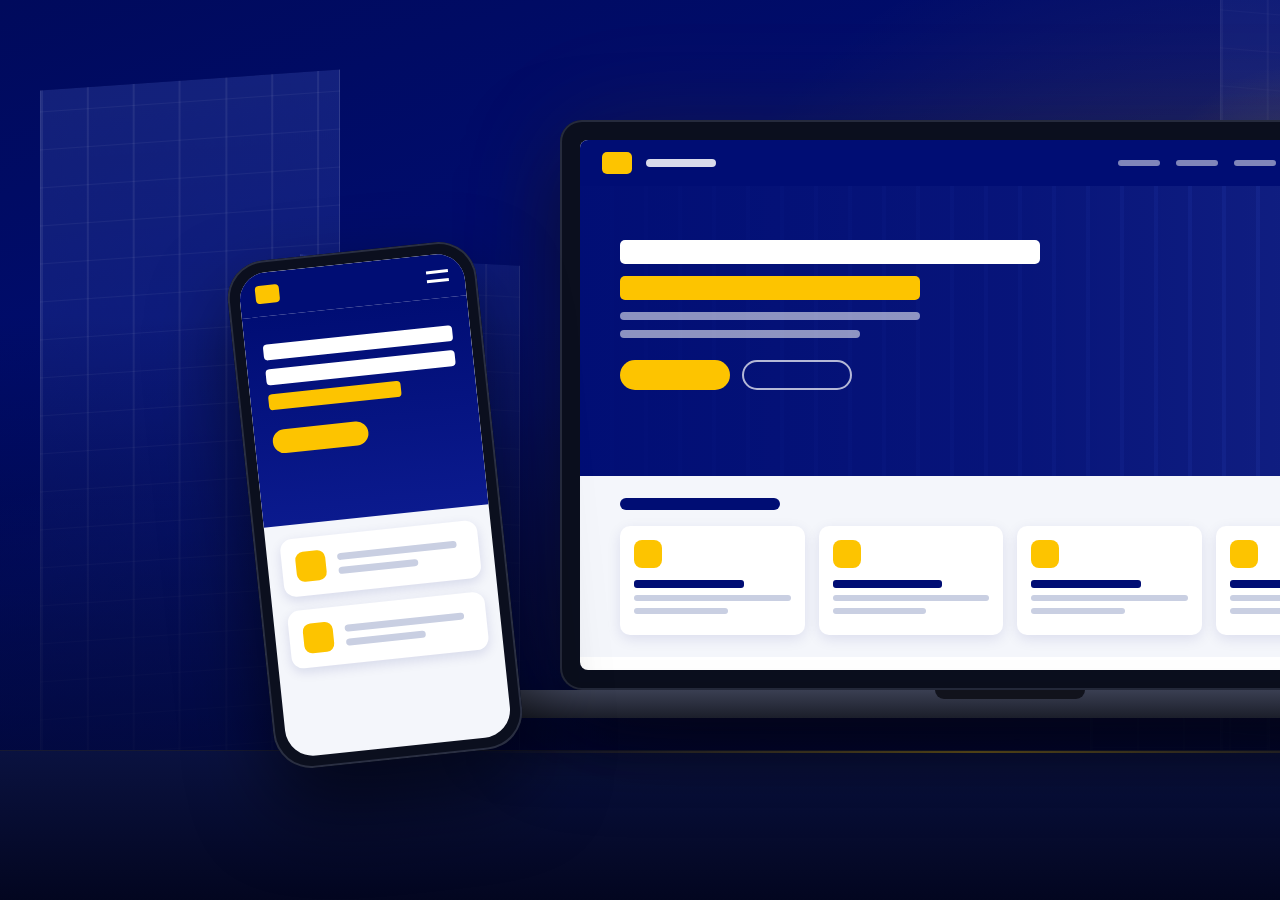
<file: design/covers/cisd.html>
<!doctype html>
<html><head><meta charset="utf-8">
<style>
*{box-sizing:border-box;margin:0;padding:0}
html,body{width:1600px;height:900px;overflow:hidden}
body{
  background:
    radial-gradient(900px 600px at 78% 30%, rgba(253,196,0,.13), transparent 60%),
    radial-gradient(1000px 700px at 10% 100%, rgba(40,70,255,.25), transparent 60%),
    linear-gradient(160deg,#000A5C 0%,#000D74 40%,#00073F 100%);
  position:relative;font-family:sans-serif;
}
/* architecture: tall glass towers in perspective */
.city{position:absolute;inset:0;perspective:1400px;perspective-origin:50% 120%}
.tower{position:absolute;bottom:0;background:
  repeating-linear-gradient(90deg, rgba(255,255,255,.07) 0 2px, transparent 2px 46px),
  repeating-linear-gradient(0deg, rgba(255,255,255,.05) 0 1px, transparent 1px 38px),
  linear-gradient(180deg, rgba(120,150,255,.16), rgba(0,10,80,.0));
  border-left:1px solid rgba(255,255,255,.12);border-right:1px solid rgba(255,255,255,.06)}
.t1{left:40px;width:300px;height:820px;transform:skewY(-4deg)}
.t2{left:300px;width:220px;height:640px;opacity:.7;transform:skewY(3deg)}
.t3{right:20px;width:360px;height:900px;opacity:.55;transform:skewY(5deg)}
.t4{right:330px;width:180px;height:560px;opacity:.45}
.fade{position:absolute;inset:0;background:linear-gradient(0deg,#00052e 0%,rgba(0,5,46,.6) 30%,transparent 65%)}
.desk{position:absolute;left:0;right:0;bottom:0;height:150px;background:linear-gradient(180deg,#0a1240,#030620);border-top:1px solid rgba(255,255,255,.08)}
.desk:before{content:"";position:absolute;left:30%;right:8%;top:0;height:2px;background:linear-gradient(90deg,transparent,rgba(253,196,0,.45),transparent)}

/* laptop */
.laptop{position:absolute;left:560px;top:120px;width:900px}
.lid{width:900px;height:570px;background:#0b0f1e;border-radius:22px;padding:20px;box-shadow:0 40px 90px rgba(0,0,0,.55),0 0 0 2px #262b3d inset,0 0 120px rgba(253,196,0,.08)}
.screen{width:100%;height:100%;border-radius:8px;overflow:hidden;background:#fff;position:relative}
.base{width:1040px;height:28px;margin-left:-70px;background:linear-gradient(180deg,#3a3f52,#1b1e2a);border-radius:0 0 26px 26px;position:relative;box-shadow:0 30px 50px rgba(0,0,0,.6)}
.base:before{content:"";position:absolute;left:50%;top:0;width:150px;height:9px;margin-left:-75px;background:#11131c;border-radius:0 0 10px 10px}

/* site skeleton (no readable text) */
.nav{height:46px;background:#000D74;display:flex;align-items:center;padding:0 22px;gap:14px}
.logo{width:30px;height:22px;border-radius:5px;background:#FDC400}
.logo2{width:70px;height:8px;border-radius:4px;background:rgba(255,255,255,.85)}
.links{margin-left:auto;display:flex;gap:16px}
.links i{display:block;width:42px;height:6px;border-radius:3px;background:rgba(255,255,255,.5)}
.navbtn{width:70px;height:22px;border-radius:12px;background:#FDC400}
.hero{height:290px;position:relative;background:
  linear-gradient(90deg,rgba(0,13,116,.96) 0%,rgba(0,13,116,.75) 50%,rgba(0,13,116,.25) 100%),
  repeating-linear-gradient(90deg,#1b2a8a 0 30px,#24379e 30px 34px),
  linear-gradient(#26338f,#0b1660);padding:54px 40px}
.hero b{display:block;height:24px;border-radius:5px;background:#fff;margin-bottom:12px}
.hero .y{background:#FDC400}
.hero p{height:8px;border-radius:4px;background:rgba(255,255,255,.55);margin:10px 0;width:300px}
.cta{display:flex;gap:12px;margin-top:22px}
.cta i{display:block;width:110px;height:30px;border-radius:16px;background:#FDC400}
.cta i+i{background:transparent;border:2px solid rgba(255,255,255,.7)}
.sec{padding:22px 40px;background:#f4f6fb}
.sec .h{width:160px;height:12px;border-radius:6px;background:#000D74;margin-bottom:16px}
.cards{display:grid;grid-template-columns:repeat(4,1fr);gap:14px}
.card{background:#fff;border-radius:10px;padding:14px;box-shadow:0 4px 14px rgba(0,13,116,.1)}
.card .ic{width:28px;height:28px;border-radius:8px;background:#FDC400;margin-bottom:12px}
.card i{display:block;height:6px;border-radius:3px;background:#c9cfe2;margin:7px 0}
.card i:first-of-type{background:#000D74;width:70%;height:8px}

/* phone */
.phone{position:absolute;left:250px;top:250px;width:250px;height:510px;border-radius:38px;background:#0b0f1e;padding:12px;box-shadow:0 40px 80px rgba(0,0,0,.6),0 0 0 2px #2a2f42 inset;transform:rotate(-6deg)}
.pscreen{width:100%;height:100%;border-radius:28px;overflow:hidden;background:#f4f6fb}
.pnav{height:44px;background:#000D74;display:flex;align-items:center;justify-content:space-between;padding:0 16px}
.pnav span{width:24px;height:18px;border-radius:4px;background:#FDC400}
.pnav em{width:22px;height:12px;border-top:3px solid #fff;border-bottom:3px solid #fff}
.phero{height:210px;background:linear-gradient(180deg,#000D74,#0b1a8e);padding:28px 18px}
.phero b{display:block;height:16px;border-radius:4px;background:#fff;margin-bottom:9px}
.phero .y{background:#FDC400;width:70%}
.phero i{display:block;width:96px;height:24px;border-radius:12px;background:#FDC400;margin-top:20px}
.pcard{margin:14px;background:#fff;border-radius:12px;padding:14px;box-shadow:0 4px 12px rgba(0,13,116,.12);display:flex;gap:12px;align-items:center}
.pcard span{width:30px;height:30px;border-radius:8px;background:#FDC400;flex:none}
.pcard i{display:block;height:7px;border-radius:4px;background:#c9cfe2;width:120px}
.pcard i+i{width:80px;margin-top:7px}
.glow{position:absolute;right:120px;top:60px;width:340px;height:340px;border-radius:50%;background:radial-gradient(circle,rgba(253,196,0,.18),transparent 70%)}
</style></head><body>
<div class="city"><div class="tower t1"></div><div class="tower t2"></div><div class="tower t3"></div><div class="tower t4"></div></div>
<div class="fade"></div><div class="glow"></div>
<div class="desk"></div>
<div class="laptop">
  <div class="lid"><div class="screen">
    <div class="nav"><span class="logo"></span><span class="logo2"></span><span class="links"><i></i><i></i><i></i><i></i></span><span class="navbtn"></span></div>
    <div class="hero"><b style="width:420px"></b><b class="y" style="width:300px"></b><p></p><p style="width:240px"></p><div class="cta"><i></i><i></i></div></div>
    <div class="sec"><div class="h"></div><div class="cards">
      <div class="card"><div class="ic"></div><i></i><i></i><i style="width:60%"></i></div>
      <div class="card"><div class="ic"></div><i></i><i></i><i style="width:60%"></i></div>
      <div class="card"><div class="ic"></div><i></i><i></i><i style="width:60%"></i></div>
      <div class="card"><div class="ic"></div><i></i><i></i><i style="width:60%"></i></div>
    </div></div>
  </div></div>
  <div class="base"></div>
</div>
<div class="phone"><div class="pscreen">
  <div class="pnav"><span></span><em></em></div>
  <div class="phero"><b></b><b></b><b class="y"></b><i></i></div>
  <div class="pcard"><span></span><div><i></i><i></i></div></div>
  <div class="pcard"><span></span><div><i></i><i></i></div></div>
</div></div>
</body></html>
</file>
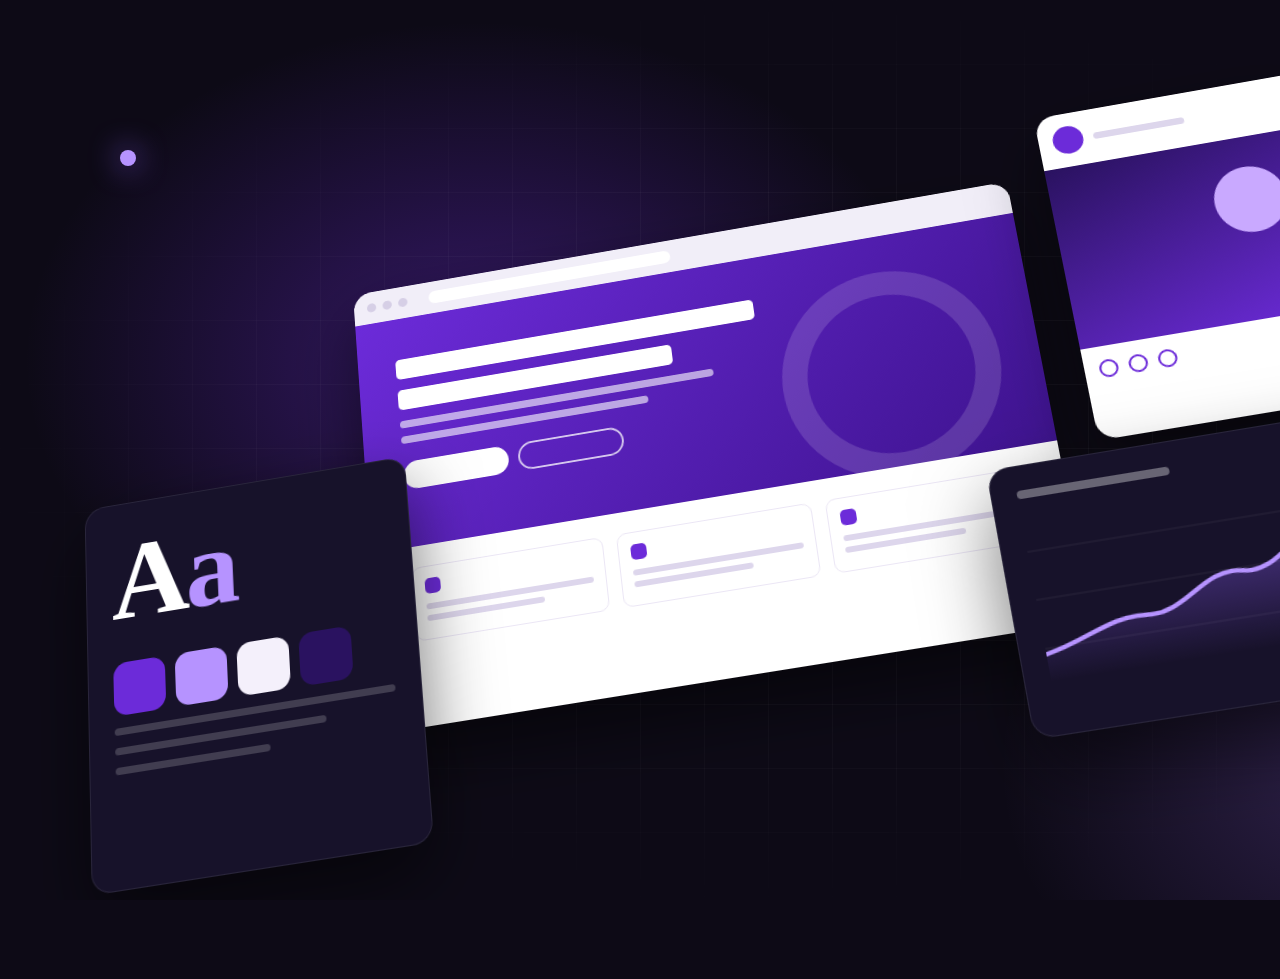
<file: design/covers/kwatisa.html>
<!doctype html>
<html><head><meta charset="utf-8">
<style>
*{box-sizing:border-box;margin:0;padding:0}
html,body{width:1600px;height:900px;overflow:hidden}
body{background:
  radial-gradient(700px 520px at 30% 40%, rgba(108,43,217,.42), transparent 65%),
  radial-gradient(600px 500px at 85% 85%, rgba(160,110,255,.22), transparent 60%),
  #0D0A16;position:relative;font-family:Georgia,serif}
.grid{position:absolute;inset:0;background-image:
  linear-gradient(rgba(255,255,255,.045) 1px,transparent 1px),
  linear-gradient(90deg,rgba(255,255,255,.045) 1px,transparent 1px);background-size:64px 64px;
  -webkit-mask-image:radial-gradient(ellipse at 50% 50%,#000 30%,transparent 75%)}
.stage{position:absolute;inset:0;perspective:1800px}
.plane{position:absolute;left:100px;top:115px;width:1300px;height:760px;transform:rotateX(18deg) rotateZ(-8deg) rotateY(-6deg);transform-style:preserve-3d}
.p{position:absolute;border-radius:20px;box-shadow:0 30px 70px rgba(0,0,0,.55),0 0 0 1px rgba(255,255,255,.08) inset;overflow:hidden}
/* browser window */
.browser{left:260px;top:90px;width:700px;height:470px;background:#fff}
.bar{height:36px;background:#f1eef8;display:flex;align-items:center;gap:7px;padding:0 14px}
.bar span{width:10px;height:10px;border-radius:50%;background:#d6cfe6}
.bar em{margin-left:16px;width:260px;height:14px;border-radius:7px;background:#fff}
.bhero{height:250px;background:linear-gradient(135deg,#6C2BD9,#3E138F);padding:46px 40px;position:relative}
.bhero b{display:block;height:22px;border-radius:5px;background:#fff;margin-bottom:12px}
.bhero p{height:8px;border-radius:4px;background:rgba(255,255,255,.6);margin:9px 0;width:330px}
.bhero .btns{display:flex;gap:10px;margin-top:20px}
.bhero .btns i{width:110px;height:30px;border-radius:15px;background:#fff}
.bhero .btns i+i{background:transparent;border:2px solid rgba(255,255,255,.75)}
.bhero:after{content:"";position:absolute;right:40px;top:40px;width:170px;height:170px;border-radius:50%;border:26px solid rgba(255,255,255,.14)}
.bsvc{display:grid;grid-template-columns:repeat(3,1fr);gap:14px;padding:22px 40px}
.bsvc div{border:1px solid #ebe6f5;border-radius:10px;padding:12px}
.bsvc span{display:block;width:16px;height:16px;border-radius:5px;background:#6C2BD9;margin-bottom:10px}
.bsvc i{display:block;height:6px;border-radius:3px;background:#ddd6ec;margin:6px 0}
/* brand board */
.brand{left:-10px;top:300px;width:330px;height:380px;background:#17122A;padding:26px;transform:translateZ(60px)}
.aa{font-size:110px;line-height:1;color:#fff;font-weight:700;letter-spacing:-4px}
.aa small{font-size:110px;color:#B693FF}
.sw{display:flex;gap:10px;margin-top:26px}
.sw span{width:52px;height:52px;border-radius:14px}
.lines i{display:block;height:7px;border-radius:4px;background:rgba(255,255,255,.18);margin-top:12px}
/* social post */
.post{left:990px;top:70px;width:270px;height:340px;background:#fff;transform:translateZ(90px)}
.post .head{display:flex;align-items:center;gap:10px;padding:14px}
.post .av{width:30px;height:30px;border-radius:50%;background:#6C2BD9}
.post .head i{display:block;width:90px;height:7px;border-radius:4px;background:#ddd6ec}
.post .img{height:190px;background:
  radial-gradient(circle at 70% 35%,#C9A9FF 0 34px,transparent 35px),
  linear-gradient(160deg,#2A1260,#6C2BD9)}
.post .act{display:flex;gap:10px;padding:14px}
.post .act span{width:18px;height:18px;border-radius:50%;border:2px solid #6C2BD9}
/* analytics */
.chart{left:880px;top:430px;width:400px;height:250px;background:#17122A;padding:24px;transform:translateZ(120px)}
.chart .t{width:140px;height:8px;border-radius:4px;background:rgba(255,255,255,.35)}
.chart svg{margin-top:20px}
.bars{display:flex;gap:10px;align-items:flex-end;height:40px;margin-top:4px}
.glowline{position:absolute;left:0;right:0;top:560px;height:2px;background:linear-gradient(90deg,transparent,rgba(182,147,255,.55),transparent);transform:rotate(-8deg)}
.orb{position:absolute;width:16px;height:16px;border-radius:50%;background:#B693FF;box-shadow:0 0 30px #8b5cf6}
</style></head><body>
<div class="grid"></div>
<div class="stage"><div class="plane">
  <div class="p browser">
    <div class="bar"><span></span><span></span><span></span><em></em></div>
    <div class="bhero"><b style="width:380px"></b><b style="width:290px"></b><p></p><p style="width:260px"></p><div class="btns"><i></i><i></i></div></div>
    <div class="bsvc">
      <div><span></span><i></i><i style="width:70%"></i></div>
      <div><span></span><i></i><i style="width:70%"></i></div>
      <div><span></span><i></i><i style="width:70%"></i></div>
    </div>
  </div>
  <div class="p brand">
    <div class="aa">A<small>a</small></div>
    <div class="sw"><span style="background:#6C2BD9"></span><span style="background:#B693FF"></span><span style="background:#F4F0FB"></span><span style="background:#2A1260"></span></div>
    <div class="lines"><i></i><i style="width:75%"></i><i style="width:55%"></i></div>
  </div>
  <div class="p post">
    <div class="head"><span class="av"></span><i></i></div>
    <div class="img"></div>
    <div class="act"><span></span><span></span><span></span></div>
  </div>
  <div class="p chart">
    <div class="t"></div>
    <svg width="352" height="150" viewBox="0 0 352 150">
      <defs><linearGradient id="g" x1="0" x2="0" y1="0" y2="1"><stop offset="0" stop-color="#8B5CF6" stop-opacity=".55"/><stop offset="1" stop-color="#8B5CF6" stop-opacity="0"/></linearGradient></defs>
      <g stroke="rgba(255,255,255,.08)"><line x1="0" x2="352" y1="30" y2="30"/><line x1="0" x2="352" y1="75" y2="75"/><line x1="0" x2="352" y1="120" y2="120"/></g>
      <path d="M0 125 C40 118 60 100 95 104 S150 70 185 78 S240 40 275 46 S320 20 352 16 L352 150 L0 150Z" fill="url(#g)"/>
      <path d="M0 125 C40 118 60 100 95 104 S150 70 185 78 S240 40 275 46 S320 20 352 16" fill="none" stroke="#B693FF" stroke-width="4" stroke-linecap="round"/>
      <circle cx="275" cy="46" r="7" fill="#fff" stroke="#6C2BD9" stroke-width="4"/>
    </svg>
  </div>
</div></div>
<div class="orb" style="left:120px;top:150px"></div>
<div class="orb" style="left:1480px;top:700px;width:10px;height:10px"></div>
</body></html>
</file>
